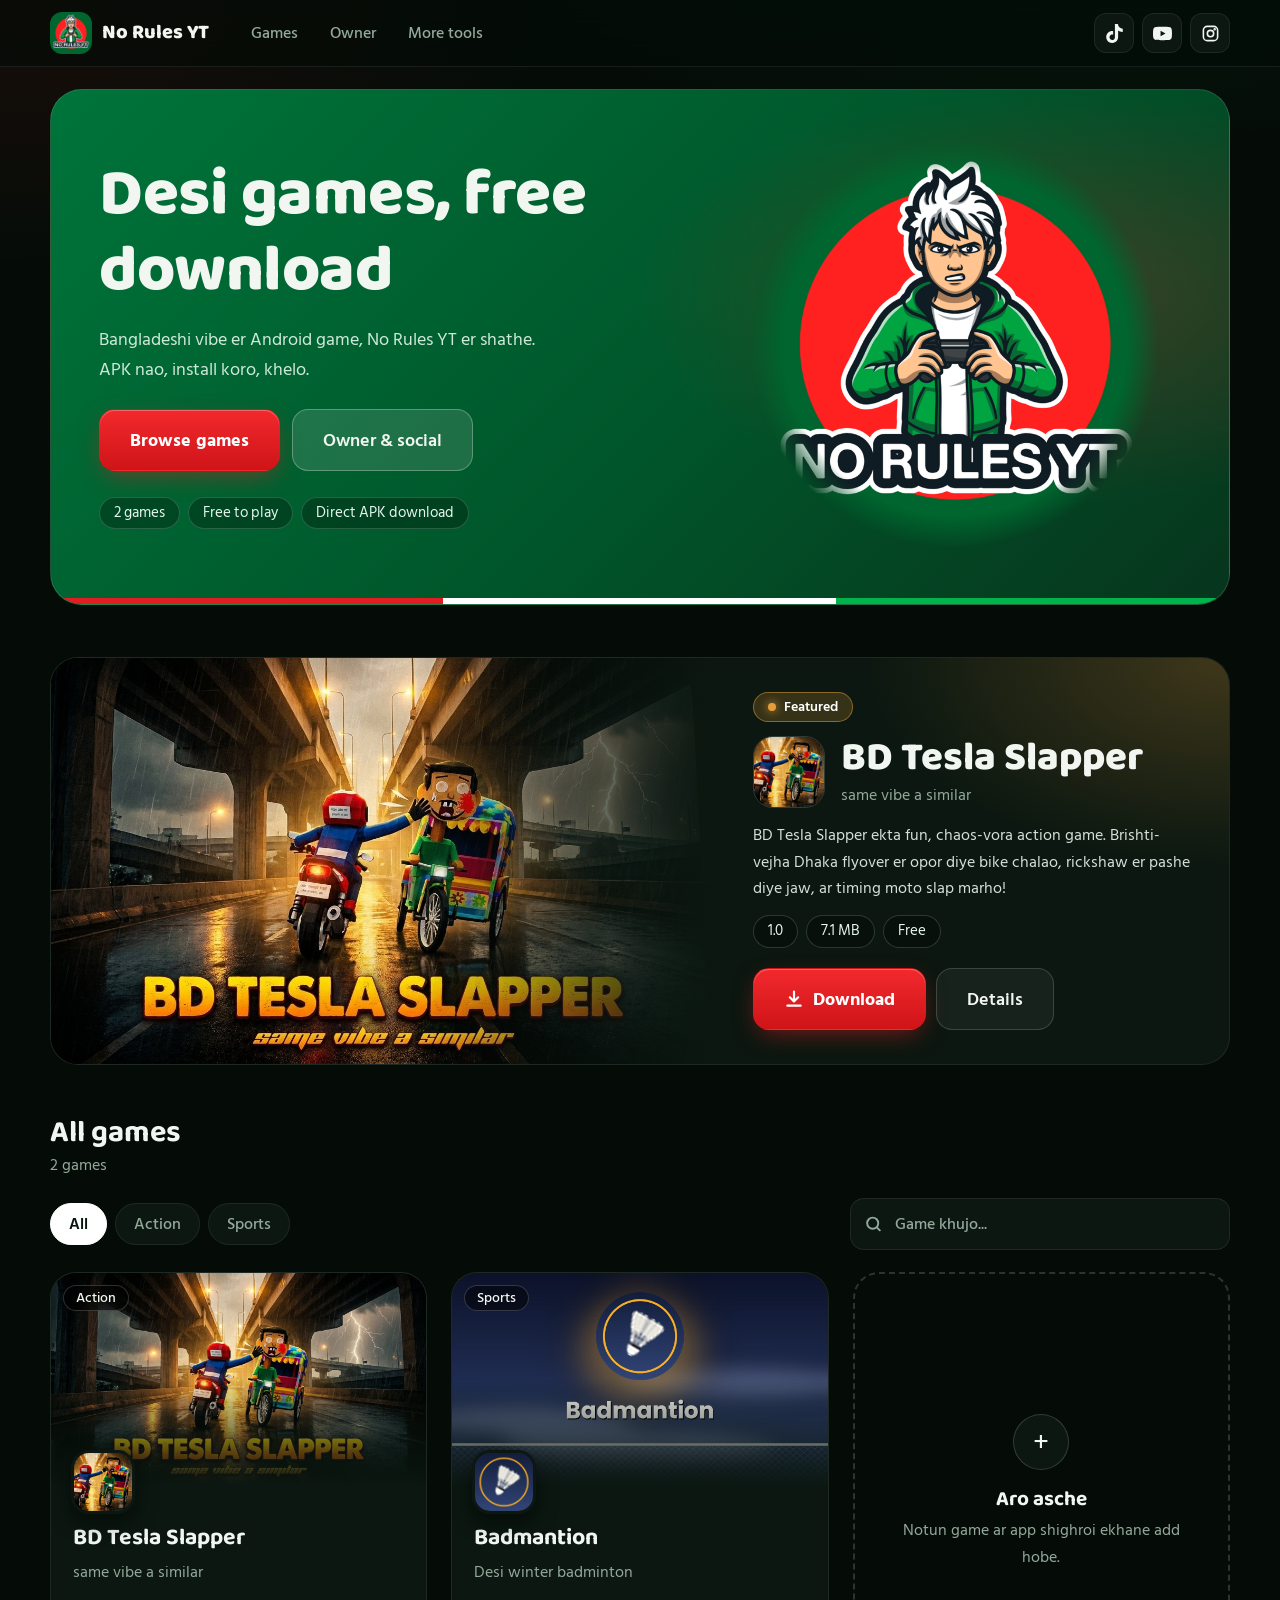
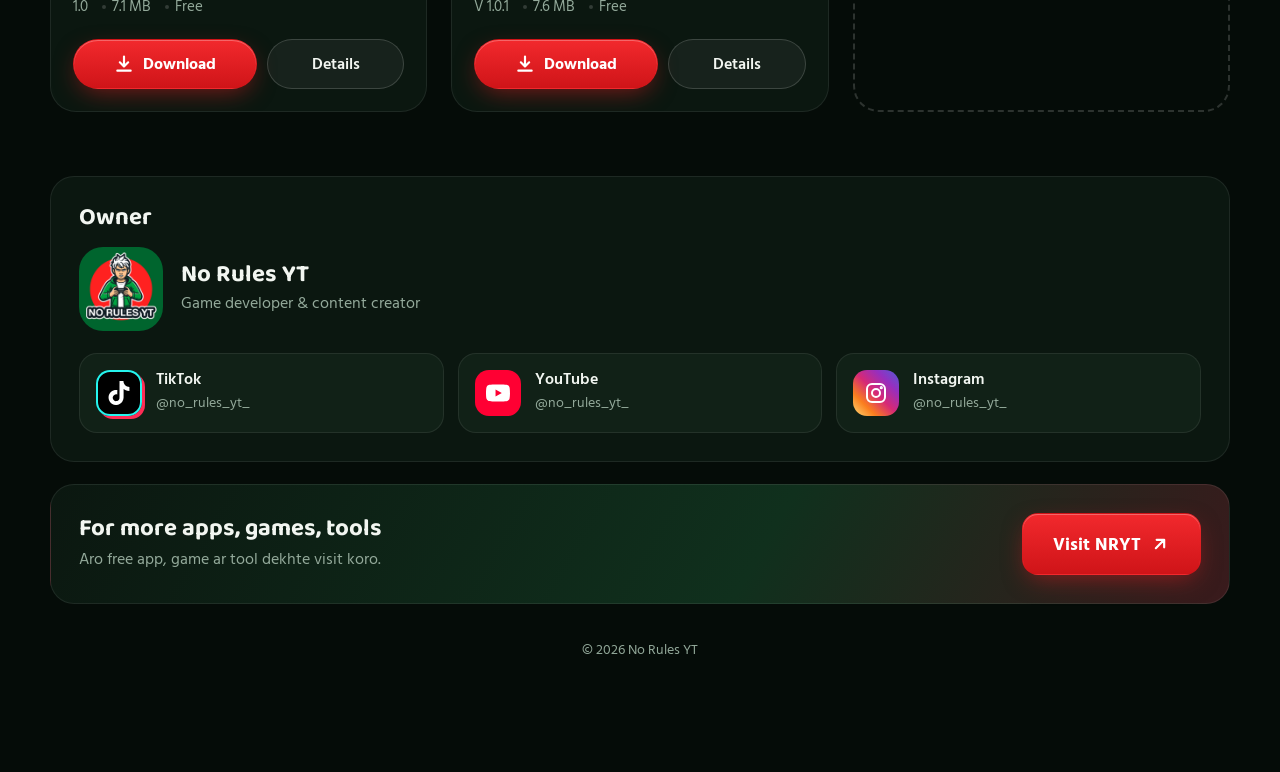
<file: index.html>
<!DOCTYPE html>
<html lang="bn">
<head>
<meta charset="UTF-8">
<meta name="viewport" content="width=device-width, initial-scale=1, viewport-fit=cover">
<title>No Rules YT – Free Android Games</title>
<meta name="description" content="No Rules YT er free Android game download store. BD Tesla Slapper, Badmantion ar aro.">
<meta name="theme-color" content="#050c08">
<meta property="og:title" content="No Rules YT – Game Shop">
<meta property="og:description" content="Free desi Android games. APK download.">
<meta property="og:image" content="assets/logo.png">
<link rel="icon" href="assets/logo-192.png">
<link rel="apple-touch-icon" href="assets/logo-192.png">
<link rel="preconnect" href="https://fonts.googleapis.com"><link rel="preconnect" href="https://fonts.gstatic.com" crossorigin><link href="https://fonts.googleapis.com/css2?family=Baloo+Da+2:wght@500;700;800&family=Hind+Siliguri:wght@400;500;600;700&display=swap" rel="stylesheet">
<link rel="stylesheet" href="assets/style.css">
</head>
<body>
<div id="bar"></div>

<main class="wrap">
  <header class="hero">
    <div class="hero-grid">
      <div>
        <h1>Desi games, free download</h1>
        <p>Bangladeshi vibe er Android game, No Rules YT er shathe. APK nao, install koro, khelo.</p>
        <div class="actions">
          <a class="btn btn-main btn-lg" href="#games">Browse games</a>
          <a class="btn btn-ghost btn-lg" href="#owner">Owner &amp; social</a>
        </div>
        <div class="pills" id="pills"></div>
      </div>
      <div class="hero-logo"><img src="assets/logo.png" alt="No Rules YT logo: gamer with a controller in front of a red circle" width="720" height="720"></div>
    </div>
  </header>

  <section class="block" id="featured" hidden></section>

  <section class="block" id="games">
    <div class="sec-head"><div><h2>All games</h2><p id="count"></p></div></div>
    <div class="tools">
      <div class="cats" id="cats" role="group" aria-label="Category filter"></div>
      <label class="search"><span hidden>Search games</span><input id="q" type="search" placeholder="Game khujo..." autocomplete="off"></label>
    </div>
    <div class="games" id="list"><div class="sk"></div><div class="sk"></div><div class="sk"></div></div>
  </section>
</main>

<div id="foot"></div>
<script src="assets/shell.js"></script>
<script>
renderBar(); renderFooter();
document.querySelector(".search").insertAdjacentHTML("afterbegin", IC.search);
let APPS=[], cat="All", q="";

function renderFeatured(a){
  const s=document.getElementById("featured");
  s.hidden=false;
  s.innerHTML=`<article class="feat reveal" data-id="${esc(a.id)}">
    <a class="pic" href="${a.url}" aria-label="${esc(a.name)}"><img src="${a.path(a.banner)}" alt="${esc(a.name)} banner"></a>
    <div class="txt">
      <span class="badge">Featured</span>
      <div class="id">${a.icon?`<img src="${a.path(a.icon)}" alt="" width="72" height="72">`:""}<div><h3>${esc(a.name)}</h3><p class="tl">${esc(a.tagline||"")}</p></div></div>
      <p class="ds">${esc(a.details.desc[0]||"")}</p>
      <div class="pills" style="margin:0">${[spec(a,"Version"),spec(a,"Size"),spec(a,"Price")].filter(Boolean).map(v=>`<span class="pill">${esc(v)}</span>`).join("")}</div>
      <div class="row">
        <a class="btn btn-main btn-lg" data-dl href="${a.path(a.apk)}" download="${esc(a.downloadName||a.apk)}">${IC.dl}Download</a>
        <a class="btn btn-ghost btn-lg" href="${a.url}">Details</a>
      </div>
    </div></article>`;
  observeReveal(s);
}
function renderCats(){
  const cats=["All",...new Set(APPS.map(a=>spec(a,"Category")).filter(Boolean))];
  document.getElementById("cats").innerHTML=cats.map(c=>`<button class="cat" type="button" aria-pressed="${c===cat}" data-c="${esc(c)}">${esc(c)}</button>`).join("");
}
function renderList(){
  const list=document.getElementById("list");
  const f=APPS.filter(a=>(cat==="All"||spec(a,"Category")===cat)&&(a.name+" "+(a.tagline||"")+" "+spec(a,"Category")).toLowerCase().includes(q));
  document.getElementById("count").textContent=f.length+(f.length===1?" game":" games");
  let html=f.map((a,i)=>gameCard(a,i)).join("");
  if(!f.length) html='<p class="nores">Kono game pawa jayni. Onno kichu likhe khujo.</p>';
  else if(cat==="All"&&!q) html+='<div class="cell reveal" style="--i:'+f.length+'"><div class="soon"><div><div class="plus">+</div><strong>Aro asche</strong>Notun game ar app shighroi ekhane add hobe.</div></div></div>';
  list.innerHTML=html; observeReveal(list); applyAccents(f,list);
}
document.getElementById("cats").addEventListener("click",e=>{
  const b=e.target.closest(".cat"); if(!b) return;
  cat=b.dataset.c; renderCats(); renderList();
});
document.getElementById("q").addEventListener("input",e=>{q=e.target.value.trim().toLowerCase(); renderList();});

loadApps().then(apps=>{
  APPS=apps;
  document.getElementById("pills").innerHTML=[apps.length+(apps.length===1?" game":" games"),"Free to play","Direct APK download"].map(t=>`<span class="pill">${t}</span>`).join("");
  const feat=apps.find(a=>a.featured)||apps[0];
  if(feat){renderFeatured(feat); applyAccents([feat],document.getElementById("featured"));}
  renderCats(); renderList();
}).catch(()=>{
  document.getElementById("list").innerHTML='<p class="nores">Games load hoyni. GitHub Pages ba local server theke page ta khulo (file:// e fetch kaj kore na).</p>';
});
</script>
</body>
</html>
</file>
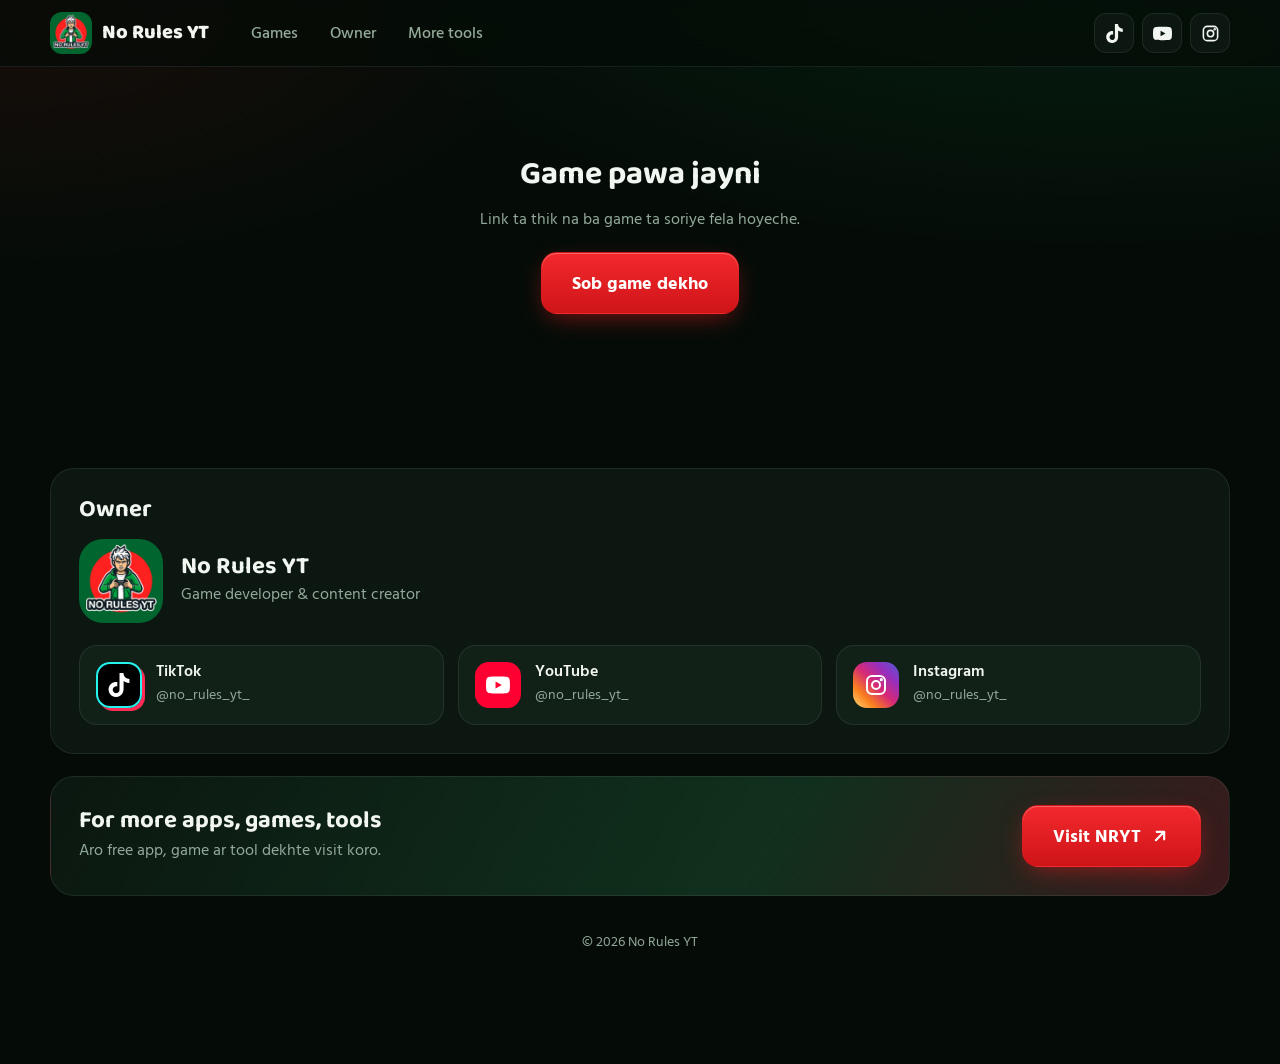
<file: game.html>
<!DOCTYPE html>
<html lang="bn">
<head>
<meta charset="UTF-8">
<meta name="viewport" content="width=device-width, initial-scale=1, viewport-fit=cover">
<title>Download – No Rules YT</title>
<meta name="description" content="Free Android game download by No Rules YT.">
<meta name="theme-color" content="#050c08">
<link rel="icon" href="assets/logo-192.png">
<link rel="apple-touch-icon" href="assets/logo-192.png">
<link rel="preconnect" href="https://fonts.googleapis.com"><link rel="preconnect" href="https://fonts.gstatic.com" crossorigin><link href="https://fonts.googleapis.com/css2?family=Baloo+Da+2:wght@500;700;800&family=Hind+Siliguri:wght@400;500;600;700&display=swap" rel="stylesheet">
<link rel="stylesheet" href="assets/style.css">
</head>
<body>
<div id="bar"></div>
<main id="page"><div class="wrap" style="padding:60px 0"><div class="sk" style="height:220px"></div></div></main>
<div id="foot"></div>
<script src="assets/shell.js"></script>
<script>
renderBar(); renderFooter();
const id = new URLSearchParams(location.search).get("id");
loadApps().then(apps=>{
  const a = apps.find(x=>x.id===id);
  const page = document.getElementById("page");
  if(!a){
    page.innerHTML='<div class="wrap empty"><h1>Game pawa jayni</h1><p style="color:var(--muted);margin-bottom:20px">Link ta thik na ba game ta soriye fela hoyeche.</p><a class="btn btn-main btn-lg" href="index.html">Sob game dekho</a></div>';
    document.title="Not found – No Rules YT"; return;
  }
  const d=a.details, others=apps.filter(x=>x.id!==a.id);
  document.title=a.name+" – Download | No Rules YT";
  document.querySelector('meta[name="description"]').content=(d.desc[0]||a.name).slice(0,150);
  const stats=[["Size",spec(a,"Size")],["Android",spec(a,"Android")],["Price",spec(a,"Price")],["Category",spec(a,"Category")],["Version",spec(a,"Version")]].filter(s=>s[1]);
  const dl=`href="${a.path(a.apk)}" download="${esc(a.downloadName||a.apk)}"`;
  page.innerHTML=`
  <section class="dhero" data-id="${esc(a.id)}" style="--bd:url('${a.path(a.banner)}')"><div class="wrap">
    <p class="crumb"><a href="index.html">All games</a> / ${esc(a.name)}</p>
    <div class="dtop reveal">
      ${a.icon?`<img class="icon" src="${a.path(a.icon)}" alt="" width="128" height="128">`:""}
      <div class="name">
        <h1>${esc(a.name)}</h1>
        <a class="dev" href="index.html#owner">No Rules YT</a>
        <p class="tl">${esc(a.tagline||"")}</p>
      </div>
    </div>
    <div class="dactions reveal" style="--i:1">
      <a id="main-dl" class="btn btn-main btn-lg" data-dl ${dl}>${IC.dl}Download APK</a>
      <button class="btn btn-ghost btn-lg" type="button" onclick="shareApp('${esc(a.name).replace(/'/g,"")}')">${IC.share}Share</button>
    </div>
    <div class="stats reveal" style="--i:2">${stats.map(([k,v])=>`<div class="stat"><strong>${esc(v)}</strong><span>${esc(k)}</span></div>`).join("")}</div>
    <div class="preview reveal" style="--i:3"><img src="${a.path(a.banner)}" alt="${esc(a.name)} preview"></div>
  </div></section>

  <div class="wrap">
    <div class="grid">
      <section class="card about reveal"><h2>About the game</h2>${d.desc.map(p=>`<p>${esc(p)}</p>`).join("")}</section>
      <div class="stack">
        <section class="card reveal"><h2>App info</h2><div class="specs">${d.specs.map(([k,v])=>`<div class="spec"><span>${esc(k)}</span><strong>${esc(v)}</strong></div>`).join("")}</div></section>
        <section class="card reveal"><h2>Features</h2><ul class="features">${d.feats.map(f=>`<li>${esc(f)}</li>`).join("")}</ul></section>
      </div>
    </div>
    <section class="card reveal" style="margin-top:22px"><h2>How to install</h2>
      <ol class="steps">${d.steps.map(s=>`<li>${esc(s)}</li>`).join("")}</ol>
      <p class="note">Play Protect warning dekhale "Install anyway" chaple hobe. Eta amader nijer banano APK, Play Store er baire theke download hocche tai ei warning ashe.</p>
    </section>
    ${others.length?`<section class="block"><div class="sec-head"><h2>More games</h2></div><div class="games" id="more">${others.map((x,i)=>gameCard(x,i)).join("")}</div></section>`:""}
  </div>

  <div class="dock" id="dock" aria-hidden="true">
    ${a.icon?`<img src="${a.path(a.icon)}" alt="">`:""}
    <div><strong>${esc(a.name)}</strong><small>${esc([spec(a,"Size"),spec(a,"Price")].filter(Boolean).join(" · "))}</small></div>
    <a class="btn btn-main" data-dl tabindex="-1" ${dl}>${IC.dl}Download</a>
  </div>`;
  observeReveal(page);
  applyAccents(apps,document);
  const dock=document.getElementById("dock");
  const main=document.getElementById("main-dl");
  if("IntersectionObserver" in window){
    new IntersectionObserver(([en])=>{
      const show=!en.isIntersecting && en.boundingClientRect.top<0;
      dock.classList.toggle("show",show); dock.setAttribute("aria-hidden",!show);
      dock.querySelector(".btn").tabIndex=show?0:-1;
    },{threshold:0}).observe(main);
  }
}).catch(()=>{
  document.getElementById("page").innerHTML='<div class="wrap empty"><p style="color:var(--muted)">Page load hoyni. GitHub Pages ba local server theke khulo.</p></div>';
});
</script>
</body>
</html>
</file>
<file: assets/style.css>
@view-transition{navigation:auto}
:root{
  --bg:#050c08; --s1:#0b1710; --s2:#112117; --s3:#18311f;
  --line:rgba(255,255,255,.08); --line2:rgba(255,255,255,.16);
  --text:#f2f6f1; --muted:#93a99a;
  --green:#00652e; --green2:#00b44b; --red:#e11d21; --red2:#ff3b3f; --amber:#ffb62e;
  --ease:cubic-bezier(.2,.8,.2,1);
}
*{box-sizing:border-box;margin:0;padding:0}
html{scroll-behavior:smooth;scroll-padding-top:84px}
body{background:var(--bg);color:var(--text);font-family:"Hind Siliguri",system-ui,sans-serif;line-height:1.65;-webkit-font-smoothing:antialiased;min-height:100vh;
  background-image:radial-gradient(1100px 480px at 85% -8%,rgba(0,180,75,.13),transparent 70%),radial-gradient(800px 380px at 0% 0%,rgba(225,29,33,.09),transparent 70%);
  background-repeat:no-repeat}
a{color:inherit;text-decoration:none}
img{max-width:100%;display:block}
button{font:inherit;color:inherit}
:focus-visible{outline:3px solid var(--amber);outline-offset:3px;border-radius:12px}
.wrap{width:min(1180px,100% - 32px);margin-inline:auto}
h1,h2,h3{font-family:"Baloo Da 2","Hind Siliguri",sans-serif;line-height:1.15}

/* ---------- top bar ---------- */
.bar{position:sticky;top:0;z-index:50;background:rgba(5,12,8,.72);backdrop-filter:saturate(1.5) blur(16px);-webkit-backdrop-filter:saturate(1.5) blur(16px);border-bottom:1px solid var(--line)}
.bar-in{display:flex;align-items:center;gap:18px;height:66px}
.brand{display:flex;align-items:center;gap:10px;font:800 1.25rem "Baloo Da 2",sans-serif}
.brand img{width:42px;height:42px;border-radius:12px;transition:transform .4s var(--ease)}
.brand:hover img{transform:rotate(-8deg) scale(1.06)}
.nav{display:flex;gap:4px;margin-left:10px}
.nav a{padding:7px 14px;border-radius:10px;color:var(--muted);font-weight:500;transition:color .2s,background .2s}
.nav a:hover{color:#fff;background:rgba(255,255,255,.07)}
.bar-links{margin-left:auto;display:flex;gap:8px}
.ico{width:40px;height:40px;border-radius:12px;display:grid;place-items:center;background:var(--s1);border:1px solid var(--line);transition:transform .25s var(--ease),border-color .2s,background .2s}
.ico:hover{border-color:var(--line2);background:var(--s2);transform:translateY(-2px)}
.ico svg{width:19px;height:19px}

/* ---------- buttons ---------- */
.btn{position:relative;overflow:hidden;display:inline-flex;align-items:center;justify-content:center;gap:9px;font:600 1.02rem "Hind Siliguri",sans-serif;padding:12px 22px;border-radius:14px;border:1px solid transparent;cursor:pointer;
  transition:transform .25s var(--ease),box-shadow .25s,background .2s,border-color .2s}
.btn svg{width:20px;height:20px;flex:none}
.btn-main{background:linear-gradient(180deg,#f2292d,#cf1418);color:#fff;font-weight:700;box-shadow:0 8px 24px -6px rgba(225,29,33,.55),inset 0 1px 0 rgba(255,255,255,.28)}
.btn-main::after{content:"";position:absolute;inset:0;background:linear-gradient(110deg,transparent 35%,rgba(255,255,255,.38) 50%,transparent 65%);transform:translateX(-130%);transition:transform .8s var(--ease)}
.btn-main:hover{transform:translateY(-2px);box-shadow:0 14px 30px -6px rgba(225,29,33,.65),inset 0 1px 0 rgba(255,255,255,.28)}
.btn-main:hover::after{transform:translateX(130%)}
.btn-main:active{transform:translateY(1px) scale(.98)}
.btn-main.done{background:linear-gradient(180deg,#12c75a,#07993f);box-shadow:0 8px 24px -6px rgba(0,180,75,.6)}
.btn-ghost{background:rgba(255,255,255,.05);border-color:var(--line2);color:var(--text)}
.btn-ghost:hover{background:rgba(255,255,255,.1);transform:translateY(-2px)}
.btn-lg{font-size:1.15rem;padding:15px 30px;border-radius:16px}

/* ---------- reveal ---------- */
.reveal{opacity:0;transform:translateY(22px);transition:opacity .7s ease,transform .7s var(--ease);transition-delay:calc(var(--i,0)*80ms)}
.reveal.in{opacity:1;transform:none}

/* ---------- home hero ---------- */
.hero{margin-top:22px;position:relative;overflow:hidden;border-radius:32px;isolation:isolate;
  background:radial-gradient(600px 300px at 85% 40%,rgba(255,40,40,.22),transparent 70%),linear-gradient(135deg,#00743a 0%,#00562a 55%,#07351d 100%);
  border:1px solid rgba(255,255,255,.12)}
.hero::after{content:"";position:absolute;left:0;right:0;bottom:0;height:6px;background:linear-gradient(90deg,var(--red) 0 33.3%,#fff 33.3% 66.6%,var(--green2) 66.6%)}
.hero-grid{display:grid;grid-template-columns:1.15fr .85fr;gap:20px;align-items:center;padding:44px 48px 50px}
.hero h1{font-weight:800;font-size:clamp(2.3rem,5.6vw,4.1rem);letter-spacing:-.5px;margin-bottom:14px}
.hero p{font-size:1.15rem;color:#cfe9d9;max-width:46ch;margin-bottom:24px}
.hero .actions{display:flex;gap:12px;flex-wrap:wrap}
.hero .btn-ghost{background:rgba(255,255,255,.12);border-color:rgba(255,255,255,.28)}
.pills{display:flex;flex-wrap:wrap;gap:8px;margin-top:26px}
.pill{background:rgba(0,0,0,.28);border:1px solid rgba(255,255,255,.16);padding:3px 14px;border-radius:99px;font-size:.92rem;color:#e6f5ec}
.hero-logo{justify-self:center;width:min(420px,78vw);animation:float 6s ease-in-out infinite}
.hero-logo img{width:100%;height:auto;-webkit-mask-image:radial-gradient(circle at center,#000 58%,transparent 69%);mask-image:radial-gradient(circle at center,#000 58%,transparent 69%);filter:drop-shadow(0 18px 30px rgba(0,0,0,.35))}
@keyframes float{50%{transform:translateY(-10px) rotate(-1deg)}}

/* ---------- sections ---------- */
.block{padding:52px 0 0}
.sec-head{display:flex;align-items:flex-end;justify-content:space-between;gap:16px;flex-wrap:wrap;margin-bottom:20px}
.sec-head h2{font-size:1.9rem}
.sec-head p{color:var(--muted)}

/* featured */
.feat{position:relative;display:grid;grid-template-columns:1.3fr 1fr;border-radius:28px;overflow:hidden;background:var(--s1);border:1px solid var(--line);--a:#00b44b;isolation:isolate}
.feat::before{content:"";position:absolute;inset:0;z-index:-1;background:radial-gradient(520px 300px at 100% 0%,color-mix(in srgb,var(--a) 24%,transparent),transparent 70%)}
.feat .pic{position:relative;min-height:360px;overflow:hidden;background:#000}
.feat .pic img{position:absolute;inset:0;width:100%;height:100%;object-fit:cover;animation:kb 20s ease-in-out infinite alternate}
.feat .pic::after{content:"";position:absolute;inset:0;background:linear-gradient(90deg,transparent 55%,var(--s1))}
@keyframes kb{to{transform:scale(1.09) translate(-1.5%,-1%)}}
.feat .txt{padding:34px 36px;display:flex;flex-direction:column;gap:14px;justify-content:center}
.badge{align-self:flex-start;display:inline-flex;align-items:center;gap:8px;background:color-mix(in srgb,var(--a) 20%,transparent);border:1px solid color-mix(in srgb,var(--a) 50%,transparent);color:#fff;padding:2px 14px;border-radius:99px;font-size:.9rem;font-weight:600}
.badge::before{content:"";width:8px;height:8px;border-radius:50%;background:var(--a);box-shadow:0 0 10px var(--a)}
.feat .id{display:flex;gap:16px;align-items:center}
.feat .id img{width:72px;height:72px;border-radius:20px;border:1px solid var(--line2);object-fit:cover}
.feat h3{font-size:clamp(1.8rem,3.4vw,2.5rem);font-weight:800}
.feat .tl{color:var(--muted)}
.feat .ds{color:#d3e0d8;display:-webkit-box;-webkit-line-clamp:3;-webkit-box-orient:vertical;overflow:hidden}
.feat .row{display:flex;gap:10px;flex-wrap:wrap;margin-top:6px}

/* toolbar */
.tools{display:flex;gap:14px;align-items:center;justify-content:space-between;flex-wrap:wrap;margin-bottom:22px}
.search{position:relative;flex:1 1 260px;max-width:380px}
.search svg{position:absolute;left:14px;top:50%;transform:translateY(-50%);width:19px;height:19px;color:var(--muted);pointer-events:none}
.search input{width:100%;background:var(--s1);border:1px solid var(--line);border-radius:14px;padding:12px 16px 12px 44px;color:var(--text);font:500 1rem "Hind Siliguri",sans-serif;transition:border-color .2s,box-shadow .2s}
.search input::placeholder{color:var(--muted)}
.search input:focus{outline:0;border-color:var(--green2);box-shadow:0 0 0 4px rgba(0,180,75,.18)}
.cats{display:flex;gap:8px;flex-wrap:wrap}
.cat{background:var(--s1);border:1px solid var(--line);padding:7px 18px;border-radius:99px;cursor:pointer;color:var(--muted);font-weight:500;transition:all .2s}
.cat:hover{color:#fff;border-color:var(--line2)}
.cat[aria-pressed="true"]{background:#fff;color:#07150d;border-color:#fff;font-weight:600}

/* game cards */
.games{display:grid;grid-template-columns:repeat(auto-fill,minmax(310px,1fr));gap:24px}
.game{--a:#00b44b;--mx:50%;--my:0%;position:relative;height:100%;border-radius:26px;background:var(--s1);border:1px solid var(--line);overflow:hidden;display:flex;flex-direction:column;isolation:isolate;
  transition:transform .4s var(--ease),border-color .3s,box-shadow .4s var(--ease)}
.game::before{content:"";position:absolute;inset:0;z-index:-1;background:radial-gradient(420px circle at var(--mx) var(--my),color-mix(in srgb,var(--a) 28%,transparent),transparent 62%);opacity:0;transition:opacity .35s}
.game:hover{transform:translateY(-7px);border-color:color-mix(in srgb,var(--a) 55%,transparent);box-shadow:0 22px 50px -20px color-mix(in srgb,var(--a) 60%,transparent)}
.game:hover::before{opacity:1}
.media{position:relative}
.shot{position:relative;display:block;aspect-ratio:16/9;overflow:hidden;background:#000}
.shot img{width:100%;height:100%;object-fit:cover;transition:transform .9s var(--ease)}
.game:hover .shot img{transform:scale(1.08)}
.shot::after{content:"";position:absolute;inset:0;background:linear-gradient(180deg,transparent 50%,rgba(11,23,16,.95))}
.tag{position:absolute;top:12px;left:12px;z-index:2;background:rgba(0,0,0,.5);backdrop-filter:blur(8px);border:1px solid rgba(255,255,255,.18);padding:1px 12px;border-radius:99px;font-size:.85rem;font-weight:500}
.ic{position:absolute;left:20px;bottom:-30px;z-index:3;width:64px;height:64px;border-radius:18px;object-fit:cover;border:3px solid var(--s1);box-shadow:0 8px 20px rgba(0,0,0,.5);transition:transform .4s var(--ease)}
.game:hover .ic{transform:translateY(-4px) rotate(-4deg)}
.game .body{padding:42px 22px 22px;display:flex;flex-direction:column;gap:10px;flex:1}
.game h3{font-size:1.45rem;font-weight:700}
.game h3 a::after{content:"";position:absolute;inset:0;z-index:1}
.game .tl{color:var(--muted);margin-top:-4px}
.game .meta{display:flex;flex-wrap:wrap;gap:6px 14px;color:var(--muted);font-size:.92rem}
.game .meta span{display:inline-flex;align-items:center;gap:6px}
.game .meta span+span::before{content:"";width:4px;height:4px;border-radius:50%;background:var(--line2)}
.game .row{position:relative;z-index:2;display:flex;gap:10px;margin-top:auto;padding-top:10px}
.game .row .btn{flex:1;padding:11px 14px;border-radius:99px}
.game .row .btn-ghost{flex:.7}
.soon{height:100%;min-height:300px;border:2px dashed var(--line2);border-radius:26px;display:grid;place-items:center;text-align:center;padding:32px;color:var(--muted)}
.soon .plus{width:56px;height:56px;border-radius:50%;margin:0 auto 12px;display:grid;place-items:center;background:var(--s1);border:1px solid var(--line2);font-size:1.8rem;color:var(--text)}
.soon strong{display:block;font:700 1.3rem "Baloo Da 2",sans-serif;color:var(--text)}
.nores{grid-column:1/-1;text-align:center;padding:50px 0;color:var(--muted)}
.sk{height:380px;border-radius:26px;background:linear-gradient(100deg,var(--s1) 30%,var(--s2) 50%,var(--s1) 70%);background-size:220% 100%;animation:sh 1.4s linear infinite}
@keyframes sh{to{background-position:-220% 0}}

/* ---------- detail page ---------- */
.dhero{position:relative;isolation:isolate;padding:22px 0 6px}
.dhero::before{content:"";position:absolute;inset:-70px 0 0;z-index:-1;background:var(--bd) center/cover;filter:blur(64px) saturate(1.5);opacity:.32;-webkit-mask-image:linear-gradient(#000 30%,transparent);mask-image:linear-gradient(#000 30%,transparent)}
.crumb{color:var(--muted);font-size:.95rem;margin-bottom:18px}
.crumb a:hover{color:#fff}
.dtop{display:flex;gap:24px;align-items:center;flex-wrap:wrap}
.dtop .icon{width:128px;height:128px;border-radius:30px;object-fit:cover;border:1px solid var(--line2);box-shadow:0 20px 50px -10px rgba(0,0,0,.7)}
.dtop .name{flex:1;min-width:240px}
.dtop h1{font-weight:800;font-size:clamp(2rem,5vw,3.2rem);letter-spacing:-.5px}
.dtop .dev{color:var(--green2);font-weight:600}
.dtop .dev:hover{text-decoration:underline}
.dtop .tl{color:var(--muted)}
.dactions{display:flex;gap:10px;flex-wrap:wrap;margin:22px 0}
.stats{display:flex;overflow-x:auto;scrollbar-width:none;background:rgba(11,23,16,.8);border:1px solid var(--line);border-radius:22px;padding:6px}
.stats::-webkit-scrollbar{display:none}
.stat{flex:1;min-width:118px;text-align:center;padding:12px 12px;border-right:1px solid var(--line)}
.stat:last-child{border-right:0}
.stat strong{display:block;font:700 1.2rem "Baloo Da 2",sans-serif;white-space:nowrap}
.stat span{color:var(--muted);font-size:.85rem}
.preview{margin-top:26px;border-radius:26px;overflow:hidden;border:1px solid var(--line);background:#000;aspect-ratio:16/9;box-shadow:0 30px 70px -30px rgba(0,0,0,.8)}
.preview img{width:100%;height:100%;object-fit:cover;transition:transform 1.2s var(--ease)}
.preview:hover img{transform:scale(1.04)}

.grid{display:grid;gap:22px;grid-template-columns:1.5fr 1fr;margin-top:26px;align-items:start}
.stack{display:grid;gap:22px}
.card{background:var(--s1);border:1px solid var(--line);border-radius:24px;padding:28px;position:relative}
.card h2{font-size:1.5rem;font-weight:700;margin-bottom:14px}
.about p{color:#d6e2db;margin-bottom:12px;max-width:68ch}
.about p:last-child{margin-bottom:0}
.specs{display:grid;grid-template-columns:1fr 1fr;gap:12px}
.spec{background:var(--s2);border-radius:14px;padding:12px 14px}
.spec span{display:block;font-size:.85rem;color:var(--muted)}
.spec strong{font-size:1.08rem;font-weight:600}
.features{list-style:none;display:grid;gap:11px}
.features li{display:flex;gap:12px;color:#d6e2db}
.features li::before{content:"";flex:none;width:18px;height:18px;margin-top:5px;border-radius:50%;background:var(--green2) url("data:image/svg+xml,%3Csvg xmlns='http://www.w3.org/2000/svg' viewBox='0 0 24 24' fill='none' stroke='%23041a0b' stroke-width='4' stroke-linecap='round' stroke-linejoin='round'%3E%3Cpath d='M5 12.5l4.5 4.5L19 7.5'/%3E%3C/svg%3E") center/12px no-repeat}
.steps{list-style:none;counter-reset:s;display:grid;grid-template-columns:repeat(auto-fit,minmax(220px,1fr));gap:14px}
.steps li{counter-increment:s;background:var(--s2);border:1px solid var(--line);border-radius:18px;padding:18px;display:flex;flex-direction:column;gap:10px;color:#d6e2db}
.steps li::before{content:counter(s);width:34px;height:34px;border-radius:50%;display:grid;place-items:center;font:700 1rem "Baloo Da 2",sans-serif;background:var(--green2);color:#04170c}
.note{margin-top:16px;font-size:.92rem;color:var(--muted);background:var(--s2);border-radius:14px;padding:12px 16px}

.dock{position:fixed;left:50%;bottom:calc(14px + env(safe-area-inset-bottom,0px));transform:translate(-50%,170%);z-index:60;width:min(640px,100% - 24px);display:flex;align-items:center;gap:12px;padding:10px 10px 10px 12px;border-radius:22px;background:rgba(14,28,20,.88);backdrop-filter:blur(16px);-webkit-backdrop-filter:blur(16px);border:1px solid var(--line2);box-shadow:0 24px 60px rgba(0,0,0,.65);transition:transform .5s var(--ease)}
.dock.show{transform:translate(-50%,0)}
.dock img{width:44px;height:44px;border-radius:12px;object-fit:cover}
.dock div{flex:1;min-width:0;line-height:1.3}
.dock strong{display:block;white-space:nowrap;overflow:hidden;text-overflow:ellipsis}
.dock small{color:var(--muted)}
.dock .btn{padding:11px 22px;border-radius:14px}

/* ---------- toast ---------- */
.toast{position:fixed;top:78px;left:50%;transform:translate(-50%,-24px);opacity:0;pointer-events:none;z-index:80;display:flex;gap:10px;align-items:center;max-width:calc(100% - 28px);background:#12331f;border:1px solid rgba(0,180,75,.5);padding:11px 18px;border-radius:16px;box-shadow:0 18px 50px rgba(0,0,0,.6);transition:transform .45s var(--ease),opacity .3s}
.toast.show{transform:translate(-50%,0);opacity:1}
.toast svg{width:20px;height:20px;color:var(--green2);flex:none}

/* ---------- footer ---------- */
footer{padding:64px 0 0}
.owner{display:flex;gap:18px;align-items:center}
.owner img{width:84px;height:84px;border-radius:24px;flex:none}
.owner h3{font-size:1.5rem}
.owner p{color:var(--muted)}
.socials{display:grid;grid-template-columns:repeat(3,1fr);gap:14px;margin-top:22px}
.soc{display:flex;align-items:center;gap:14px;background:var(--s2);border:1px solid var(--line);border-radius:18px;padding:16px;transition:transform .3s var(--ease),border-color .2s}
.soc:hover{transform:translateY(-4px);border-color:var(--line2)}
.soc i{width:46px;height:46px;border-radius:14px;display:grid;place-items:center;flex:none;color:#fff}
.soc svg{width:24px;height:24px}
.soc strong{display:block;font-weight:600;line-height:1.2}
.soc small{color:var(--muted);font-size:.85rem}
.tt i{background:#000;box-shadow:inset 0 0 0 2px #25f4ee,3px 3px 0 #fe2c55}
.yt i{background:#f03}
.ig i{background:linear-gradient(45deg,#feda75,#fa7e1e,#d62976,#962fbf,#4f5bd5)}
.more{display:flex;flex-wrap:wrap;gap:18px;align-items:center;justify-content:space-between;margin-top:22px;background:linear-gradient(120deg,var(--s1),#10301d 60%,#3a1a1c)}
.more h2{margin-bottom:2px}
.more p{color:var(--muted)}
.copy{text-align:center;color:var(--muted);font-size:.9rem;padding:34px 16px 110px}
.empty{padding:90px 0;text-align:center}
.empty h1{margin-bottom:12px}

/* ---------- responsive ---------- */
@media (max-width:900px){
  .nav{display:none}
  .hero-grid{grid-template-columns:1fr;text-align:center;padding:30px 22px 40px}
  .hero-logo{order:-1;width:min(270px,62vw)}
  .hero p{margin-inline:auto}
  .hero .actions,.pills{justify-content:center}
  .feat{grid-template-columns:1fr}
  .feat .pic{min-height:0;aspect-ratio:16/9}
  .feat .pic::after{background:linear-gradient(180deg,transparent 55%,var(--s1))}
  .feat .txt{padding:6px 22px 26px}
  .grid{grid-template-columns:1fr}
  .socials{grid-template-columns:1fr}
}
@media (max-width:560px){
  .hero{border-radius:26px}
  .hero .btn,.more .btn,.dactions .btn{width:100%}
  .card{padding:22px 20px}
  .games{grid-template-columns:1fr}
  .dtop .icon{width:96px;height:96px;border-radius:24px}
  .sec-head h2{font-size:1.6rem}
  .search{max-width:none}
}
@media (prefers-reduced-motion:reduce){
  *,*::before,*::after{animation:none!important;transition:none!important;scroll-behavior:auto!important}
  .reveal{opacity:1;transform:none}
}
</file>
